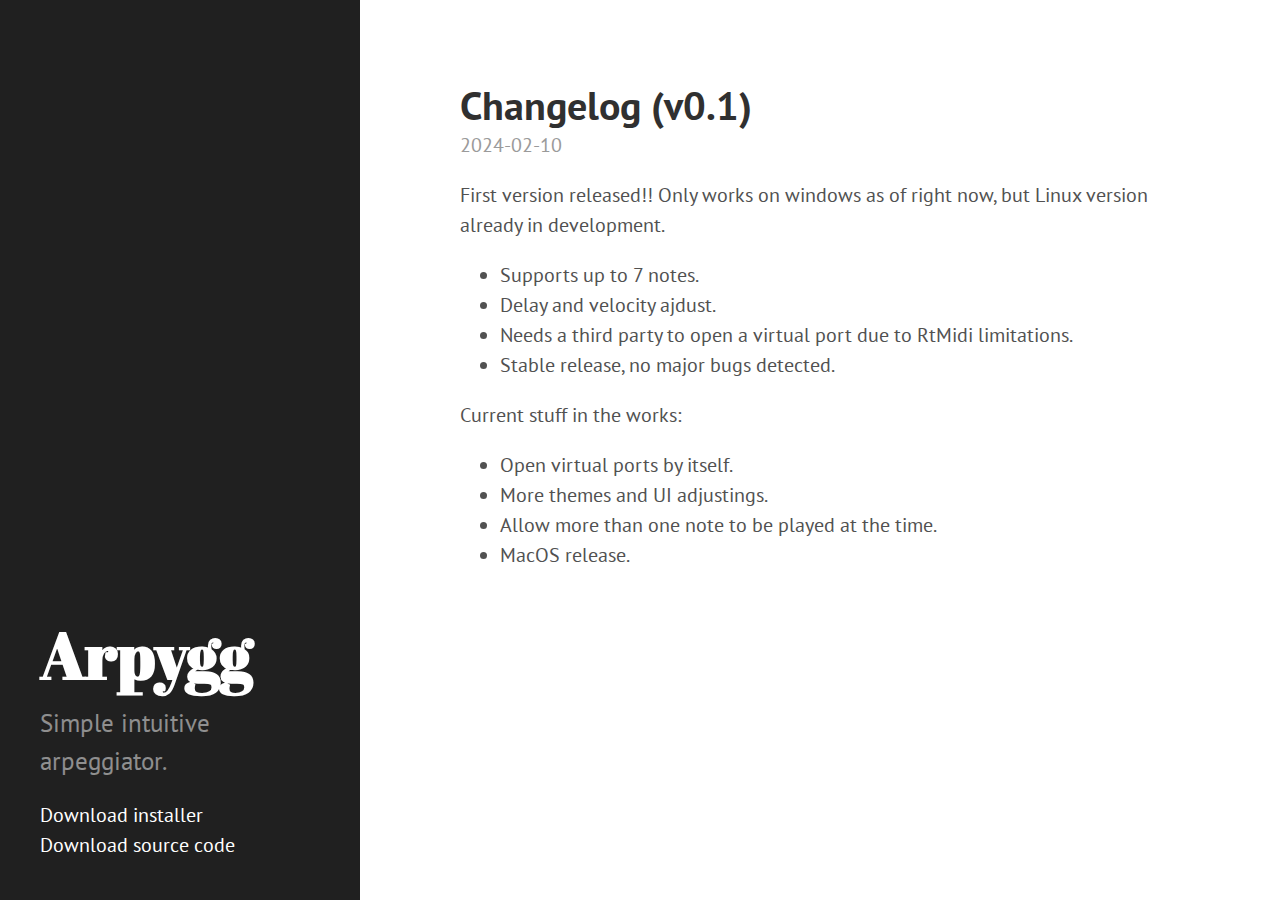
<file: sub/arpygg/changelog.html>
<!DOCTYPE html>
<html lang="en">
    <head>
      <meta http-equiv="X-UA-Compatible" content="IE=edge">
      <meta http-equiv="content-type" content="text/html; charset=utf-8">

      <!-- Enable responsiveness on mobile devices-->
      <!-- viewport-fit=cover is to support iPhone X rounded corners and notch in landscape-->
      <meta name="viewport" content="width=device-width, initial-scale=1.0, maximum-scale=1, viewport-fit=cover">

      <title>Arpygg</title>

      <!-- CSS -->
      <link rel="stylesheet" href="print.css" media="print">
      <link rel="stylesheet" href="poole.css">
      <link rel="stylesheet" href="hyde.css">
      <link rel="stylesheet" href="https://fonts.googleapis.com/css?family=PT+Sans:400,400italic,700|Abril+Fatface">

      
        <link rel="alternate" type="application/atom+xml" title="RSS" href="atom.xml">
      
      
    </head>

    <body class=" ">
        
            <div class="sidebar">
                <div class="container sidebar-sticky">
                    <div class="sidebar-about">
                        
                        <a href="https:&#x2F;&#x2F;tyfee.github.io&#x2F;portfolio&#x2F;sub&#x2F;arpygg&#x2F;index.html"><h1>Arpygg</h1></a>
                             
                            <p class="lead">Simple intuitive arpeggiator.</p>
                            
                        
                    </div>

                    <ul class="sidebar-nav">
                        
                        
                        <li class="sidebar-nav-item"><a href="https:&#x2F;&#x2F;drive.google.com&#x2F;file&#x2F;d&#x2F;1bvBlRRy4yyS_O8rYdie3QwNypNpZwz34&#x2F;view?usp=sharing">Download installer</a></li>
                        
                        <li class="sidebar-nav-item"><a href="https:&#x2F;&#x2F;drive.google.com&#x2F;file&#x2F;d&#x2F;15198ooyZ04GT6eE4yb4EOPJsVyokzhmK&#x2F;view?usp=sharing">Download source code</a></li>
                        
                        
                    </ul>
                </div>
            </div>
        

        <div class="content container">
            
<div class="post">
  <h1 class="post-title">Changelog (v0.1)</h1>
  <span class="post-date">2024-02-10</span>
  <p>First version released!! Only works on windows as of right now, but Linux version already in development. </p>
<ul>
<li>Supports up to 7 notes.</li>
<li>Delay and velocity ajdust.</li>
<li>Needs a third party to open a virtual port due to RtMidi limitations.</li>
<li>Stable release, no major bugs detected.</li>
</ul>
<p>Current stuff in the works:</p>
<ul>
<li>Open virtual ports by itself.</li>
<li>More themes and UI adjustings.</li>
<li>Allow more than one note to be played at the time.</li>
<li>MacOS release.</li>
</ul>

</div>

        </div>

    </body>

</html>
</file>
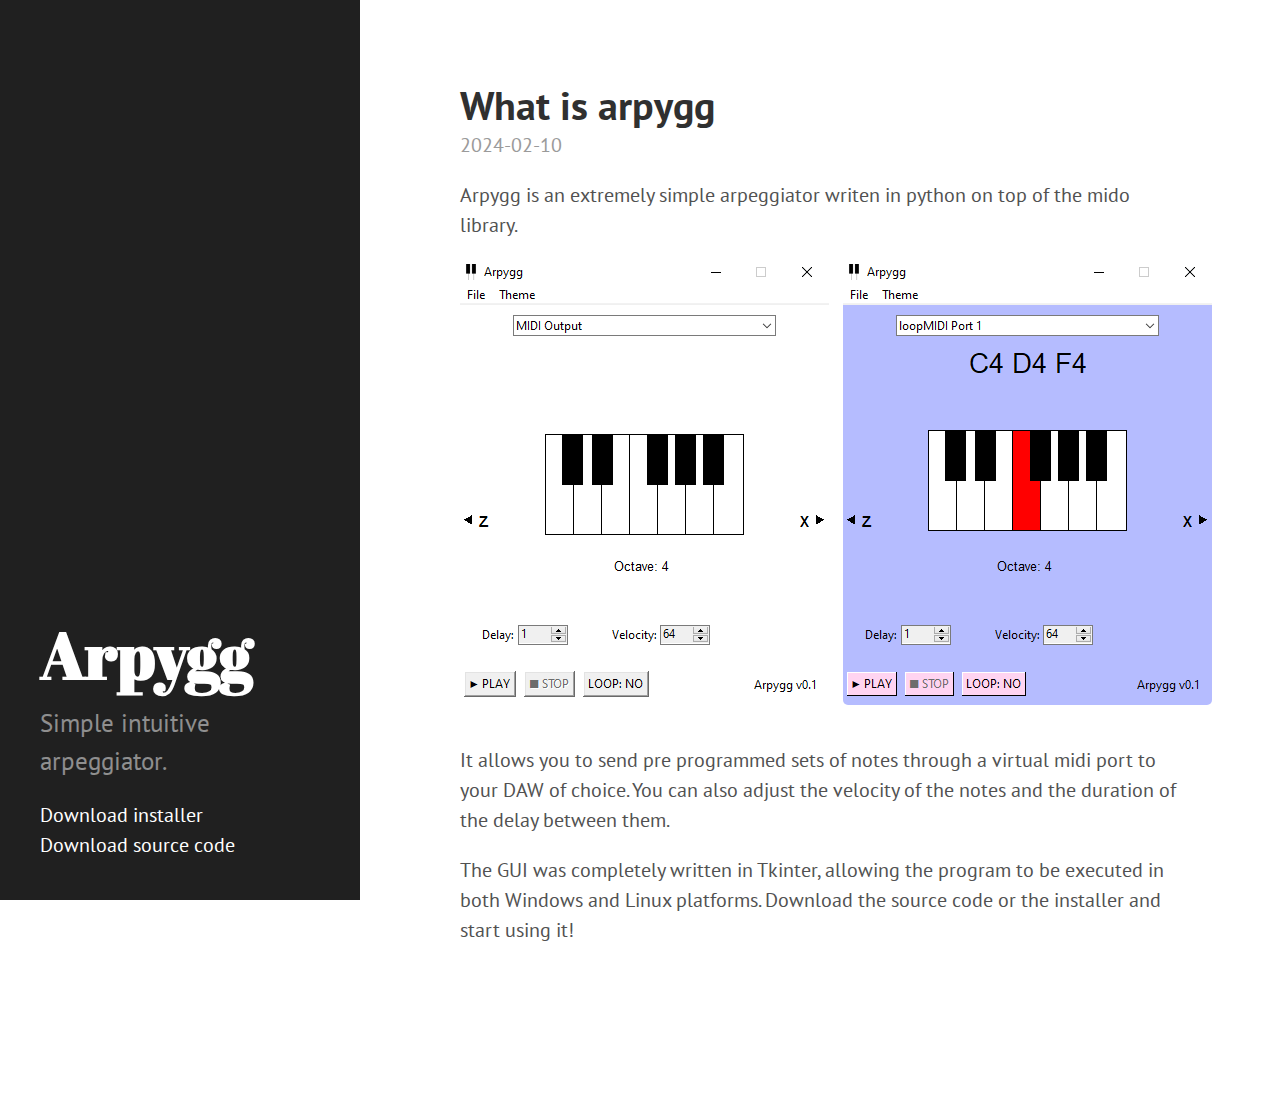
<file: sub/arpygg/overview.html>
<!DOCTYPE html>
<html lang="en">
    <head>
      <meta http-equiv="X-UA-Compatible" content="IE=edge">
      <meta http-equiv="content-type" content="text/html; charset=utf-8">

      <!-- Enable responsiveness on mobile devices-->
      <!-- viewport-fit=cover is to support iPhone X rounded corners and notch in landscape-->
      <meta name="viewport" content="width=device-width, initial-scale=1.0, maximum-scale=1, viewport-fit=cover">

      <title>Arpygg</title>

      <!-- CSS -->
      <link rel="stylesheet" href="./print.css" media="print">
      <link rel="stylesheet" href="./poole.css">
      <link rel="stylesheet" href="./hyde.css">
      <link rel="stylesheet" href="https://fonts.googleapis.com/css?family=PT+Sans:400,400italic,700|Abril+Fatface">

      
        <link rel="alternate" type="application/atom+xml" title="RSS" href="./atom.xml">
      
    </head>

    <body class=" ">
        
            <div class="sidebar">
                <div class="container sidebar-sticky">
                    <div class="sidebar-about">
                        
                        <a href="https:&#x2F;&#x2F;tyfee.github.io&#x2F;portfolio&#x2F;sub&#x2F;arpygg&#x2F;index.html"><h1>Arpygg</h1></a>
                               
                            <p class="lead">Simple intuitive arpeggiator.</p>
                            
                        
                    </div>

                    <ul class="sidebar-nav">
                        
                        
                        <li class="sidebar-nav-item"><a href="https:&#x2F;&#x2F;drive.google.com&#x2F;file&#x2F;d&#x2F;1bvBlRRy4yyS_O8rYdie3QwNypNpZwz34&#x2F;view?usp=sharing">Download installer</a></li>
                        
                        <li class="sidebar-nav-item"><a href="https:&#x2F;&#x2F;drive.google.com&#x2F;file&#x2F;d&#x2F;15198ooyZ04GT6eE4yb4EOPJsVyokzhmK&#x2F;view?usp=sharing">Download source code</a></li>
                        
                        
                    </ul>
                </div>
            </div>
        

        <div class="content container">
            
<div class="post">
  <h1 class="post-title">What is arpygg</h1>
  <span class="post-date">2024-02-10</span>
  <p>Arpygg is an extremely simple arpeggiator writen in python on top of the mido library. </p>
<p>
    <div class="what">
    <img src="sc.png" alt="Screenshot of the program open." />
    <img src="sc2.png" alt="Screenshot of the program open." />
</div>
</p>
<p>It allows you to send pre programmed sets of notes through a virtual midi port to your DAW of choice. You can also adjust the velocity of the notes and the duration of the delay between them. </p>
<p>The GUI was completely written in Tkinter, allowing the program to be executed in both Windows and Linux platforms. Download the source code or the installer and start using it!</p>

</div>

        </div>

    </body>

</html>

<style>

        .what {
            gap: 2%; display: flex;
        }
        @media screen and (max-width: 500px) {
           .what{
            display: block;
        }
        }
</style>
</file>
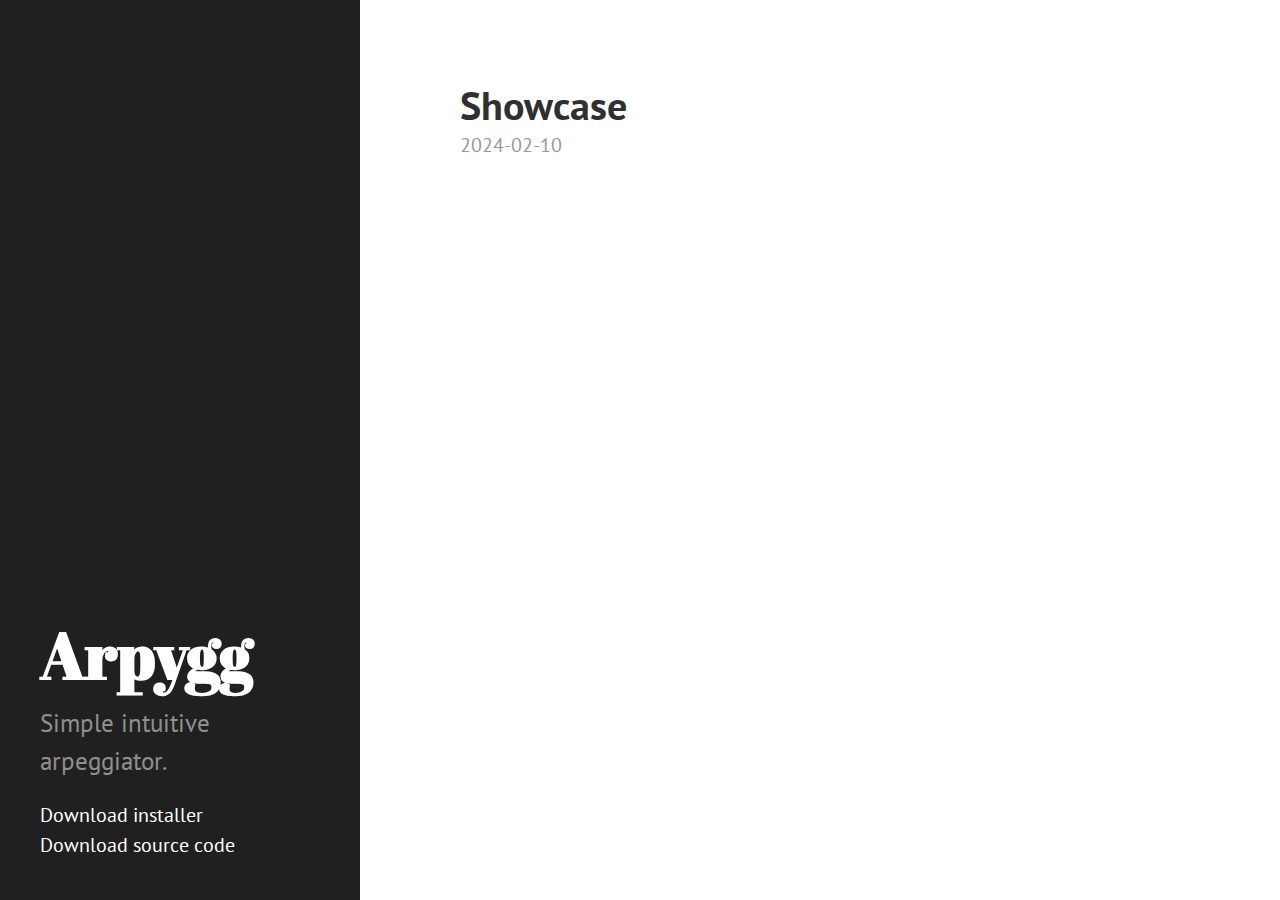
<file: sub/arpygg/showcase.html>
<!DOCTYPE html>
<html lang="en">
    <head>
      <meta http-equiv="X-UA-Compatible" content="IE=edge">
      <meta http-equiv="content-type" content="text/html; charset=utf-8">

      <!-- Enable responsiveness on mobile devices-->
      <!-- viewport-fit=cover is to support iPhone X rounded corners and notch in landscape-->
      <meta name="viewport" content="width=device-width, initial-scale=1.0, maximum-scale=1, viewport-fit=cover">

      <title>Arpygg</title>

    
      <!-- CSS -->
      <link rel="stylesheet" href="./print.css" media="print">
      <link rel="stylesheet" href="./poole.css">
      <link rel="stylesheet" href="./hyde.css">
      <link rel="stylesheet" href="https://fonts.googleapis.com/css?family=PT+Sans:400,400italic,700|Abril+Fatface">

      
        <link rel="alternate" type="application/atom+xml" title="RSS" href="./atom.xml">
      
      
    </head>

    <body class=" ">
        
            <div class="sidebar">
                <div class="container sidebar-sticky">
                    <div class="sidebar-about">
                        
                        <a href="https:&#x2F;&#x2F;tyfee.github.io&#x2F;portfolio&#x2F;sub&#x2F;arpygg&#x2F;index.html"><h1>Arpygg</h1></a>
                                  
                            <p class="lead">Simple intuitive arpeggiator.</p>
                            
                        
                    </div>

                    <ul class="sidebar-nav">
                        
                        
                        <li class="sidebar-nav-item"><a href="https:&#x2F;&#x2F;drive.google.com&#x2F;file&#x2F;d&#x2F;1bvBlRRy4yyS_O8rYdie3QwNypNpZwz34&#x2F;view?usp=sharing">Download installer</a></li>
                        
                        <li class="sidebar-nav-item"><a href="https:&#x2F;&#x2F;drive.google.com&#x2F;file&#x2F;d&#x2F;15198ooyZ04GT6eE4yb4EOPJsVyokzhmK&#x2F;view?usp=sharing">Download source code</a></li>
                        
                        
                    </ul>
                </div>
            </div>
        

        <div class="content container">
            
<div class="post">
  <h1 class="post-title">Showcase</h1>
  <span class="post-date">2024-02-10</span>
  
</div>

        </div>

    </body>

</html>
</file>
<file: sub/arpygg/print.css>
.sidebar {
    display: none !important
}

.content {
    margin: 0 auto;
    width: 100%;
    float: none;
    display: initial
}

.container {
    width: 100%;
    float: none;
    display: initial;
    padding-left: 1rem;
    padding-right: 1rem;
    margin: 0 auto
}
</file>
<file: sub/arpygg/poole.css>
* {
    -webkit-box-sizing: border-box;
    -moz-box-sizing: border-box;
    box-sizing: border-box
}

html, body {
    margin: 0;
    padding: 0
}

html {
    font-family: "Helvetica Neue", Helvetica, Arial, sans-serif;
    font-size: 16px;
    line-height: 1.5
}

@media (min-width: 38em) {
    html {
        font-size: 20px
    }
}

body {
    color: #515151;
    background-color: #fff;
    -webkit-text-size-adjust: 100%;
    -ms-text-size-adjust: 100%
}

a {
    color: #268bd2;
    text-decoration: none
}

a:hover, a:focus {
    text-decoration: underline
}

h1, h2, h3, h4, h5, h6 {
    margin-bottom: .5rem;
    font-weight: bold;
    line-height: 1.25;
    color: #313131;
    text-rendering: optimizeLegibility
}

h1 {
    font-size: 2rem
}

h2 {
    margin-top: 1rem;
    font-size: 1.5rem
}

h3 {
    margin-top: 1.5rem;
    font-size: 1.25rem
}

h4, h5, h6 {
    margin-top: 1rem;
    font-size: 1rem
}

p {
    margin-top: 0;
    margin-bottom: 1rem
}

strong {
    color: #303030
}

ul, ol, dl {
    margin-top: 0;
    margin-bottom: 1rem
}

dt {
    font-weight: bold
}

dd {
    margin-bottom: .5rem
}

hr {
    position: relative;
    margin: 1.5rem 0;
    border: 0;
    border-top: 1px solid #eee;
    border-bottom: 1px solid #fff
}

abbr {
    font-size: 85%;
    font-weight: bold;
    color: #555;
    text-transform: uppercase
}

abbr[title] {
    cursor: help;
    border-bottom: 1px dotted #e5e5e5
}

code, pre {
    font-family: Menlo, Monaco, "Courier New", monospace
}

code {
    padding: .25em .5em;
    font-size: 85%;
    color: #bf616a;
    background-color: #f9f9f9;
    border-radius: 3px
}

pre {
    display: block;
    margin-top: 0;
    margin-bottom: 1rem;
    padding: 1rem;
    font-size: .8rem;
    line-height: 1.4;
    overflow-x: scroll;
    background-color: #f9f9f9
}

pre code {
    padding: 0;
    font-size: 100%;
    color: inherit;
    background-color: rgba(0, 0, 0, 0)
}

.highlight {
    margin-bottom: 1rem;
    border-radius: 4px
}

.highlight pre {
    margin-bottom: 0
}

blockquote {
    padding: .5rem 1rem;
    margin: .8rem 0;
    color: #7a7a7a;
    border-left: .25rem solid #e5e5e5
}

blockquote p:last-child {
    margin-bottom: 0
}

@media (min-width: 30em) {
    blockquote {
        padding-right: 5rem;
        padding-left: 1.25rem
    }
}

img {
    display: block;
    margin: 0 0 1rem;
    border-radius: 5px;
    max-width: 100%
}

table {
    margin-bottom: 1rem;
    width: 100%;
    border: 1px solid #e5e5e5;
    border-collapse: collapse
}

td, th {
    padding: .25rem .5rem;
    border: 1px solid #e5e5e5
}

tbody tr:nth-child(odd) td, tbody tr:nth-child(odd) th {
    background-color: #f9f9f9
}

.lead {
    font-size: 1.25rem;
    font-weight: 300
}

.message {
    margin-bottom: 1rem;
    padding: 1rem;
    color: #717171;
    background-color: #f9f9f9
}

.container {
    max-width: 38rem;
    padding-left: 1rem;
    padding-right: 1rem;
    margin-left: auto;
    margin-right: auto
}

.masthead {
    padding-top: 1rem;
    padding-bottom: 1rem;
    margin-bottom: 3rem
}

.masthead-title {
    margin-top: 0;
    margin-bottom: 0;
    color: #505050
}

.masthead-title a {
    color: #505050
}

.masthead-title small {
    font-size: 75%;
    font-weight: 400;
    color: silver;
    letter-spacing: 0
}

.page, .post {
    margin-bottom: 4em
}

.page-title, .post-title, .post-title a {
    color: #303030
}

.page-title, .post-title {
    margin-top: 0
}

.post-date {
    display: block;
    margin-top: -.5rem;
    margin-bottom: 1rem;
    color: #9a9a9a
}

.related {
    padding-top: 2rem;
    padding-bottom: 2rem;
    border-top: 1px solid #eee
}

.related-posts {
    padding-left: 0;
    list-style: none
}

.related-posts h3 {
    margin-top: 0
}

.related-posts li small {
    font-size: 75%;
    color: #999
}

.related-posts li a:hover {
    color: #268bd2;
    text-decoration: none
}

.related-posts li a:hover small {
    color: inherit
}

.footnote-definition:first-of-type {
    border-top: 1px solid;
    padding-top: 1rem
}

.footnote-definition {
    margin-top: 1rem
}

.footnote-definition sup {
    margin-left: -1rem;
    float: left
}

.pagination {
    overflow: hidden;
    margin-left: -1rem;
    margin-right: -1rem;
    font-family: "PT Sans", Helvetica, Arial, sans-serif;
    color: #ccc;
    text-align: center
}

.pagination-item {
    display: block;
    padding: 1rem;
    border: 1px solid #eee
}

.pagination-item:first-child {
    margin-bottom: -1px
}

a.pagination-item:hover {
    background-color: #f5f5f5
}

@media (min-width: 30em) {
    .pagination {
        margin: 3rem 0
    }

    .pagination-item {
        float: left;
        width: 50%
    }

    .pagination-item:first-child {
        margin-bottom: 0;
        border-top-left-radius: 4px;
        border-bottom-left-radius: 4px
    }

    .pagination-item:last-child {
        margin-left: -1px;
        border-top-right-radius: 4px;
        border-bottom-right-radius: 4px
    }
}
</file>
<file: sub/arpygg/hyde.css>
html {
    font-family: "PT Sans", Helvetica, Arial, sans-serif
}

@media (min-width: 48em) {
    html {
        font-size: 16px
    }
}

@media (min-width: 58em) {
    html {
        font-size: 20px
    }
}

.sidebar {
    text-align: center;
    padding: 2rem 1rem;
    color: rgba(255, 255, 255, .5);
    background-color: #202020
}

@media (min-width: 48em) {
    .sidebar {
        position: fixed;
        top: 0;
        left: 0;
        bottom: 0;
        width: 18rem;
        text-align: left
    }
}

.sidebar a {
    color: #fff
}

.sidebar-about h1 {
    color: #fff;
    margin-top: 0;
    font-family: "Abril Fatface", serif;
    font-size: 3.25rem
}

.sidebar-nav {
    padding-left: 0;
    list-style: none
}

.sidebar-nav-item {
    display: block
}

a.sidebar-nav-item:hover, a.sidebar-nav-item:focus {
    text-decoration: underline
}

.sidebar-nav-item.active {
    font-weight: bold
}

@media (min-width: 48em) {
    .sidebar-sticky {
        position: absolute;
        right: 1rem;
        bottom: 1rem;
        left: 1rem
    }

    @supports (padding: max(0px)) {
        body:not(.layout-reverse) .sidebar-sticky {
            padding-left: max(1rem, env(safe-area-inset-left))
        }

        .layout-reverse .sidebar-sticky {
            padding-right: max(1rem, env(safe-area-inset-right))
        }
    }
}

.content {
    padding-top: 4rem;
    padding-bottom: 4rem
}

@supports (padding: max(0px)) {
    body:not(.layout-reverse) .content {
        padding-right: max(1rem, env(safe-area-inset-right))
    }

    .layout-reverse .content {
        padding-left: max(1rem, env(safe-area-inset-left))
    }
}

@media (min-width: 48em) {
    .content {
        max-width: 38rem;
        margin-left: 20rem;
        margin-right: 2rem
    }
}

@media (min-width: 64em) {
    .content {
        margin-left: 22rem;
        margin-right: 4rem
    }
}

@media (min-width: 48em) {
    .layout-reverse .sidebar {
        left: auto;
        right: 0
    }

    .layout-reverse .content {
        margin-left: 2rem;
        margin-right: 20rem
    }
}

@media (min-width: 64em) {
    .layout-reverse .content {
        margin-left: 4rem;
        margin-right: 22rem
    }
}

.theme-base-08 .sidebar {
    background-color: #ac4142
}

.theme-base-08 .content a, .theme-base-08 .related-posts li a:hover {
    color: #ac4142
}

.theme-base-09 .sidebar {
    background-color: #d28445
}

.theme-base-09 .content a, .theme-base-09 .related-posts li a:hover {
    color: #d28445
}

.theme-base-0a .sidebar {
    background-color: #f4bf75
}

.theme-base-0a .content a, .theme-base-0a .related-posts li a:hover {
    color: #f4bf75
}

.theme-base-0b .sidebar {
    background-color: #90a959
}

.theme-base-0b .content a, .theme-base-0b .related-posts li a:hover {
    color: #90a959
}

.theme-base-0c .sidebar {
    background-color: #75b5aa
}

.theme-base-0c .content a, .theme-base-0c .related-posts li a:hover {
    color: #75b5aa
}

.theme-base-0d .sidebar {
    background-color: #6a9fb5
}

.theme-base-0d .content a, .theme-base-0d .related-posts li a:hover {
    color: #6a9fb5
}

.theme-base-0e .sidebar {
    background-color: #aa759f
}

.theme-base-0e .content a, .theme-base-0e .related-posts li a:hover {
    color: #aa759f
}

.theme-base-0f .sidebar {
    background-color: #8f5536
}

.theme-base-0f .content a, .theme-base-0f .related-posts li a:hover {
    color: #8f5536
}
</file>
